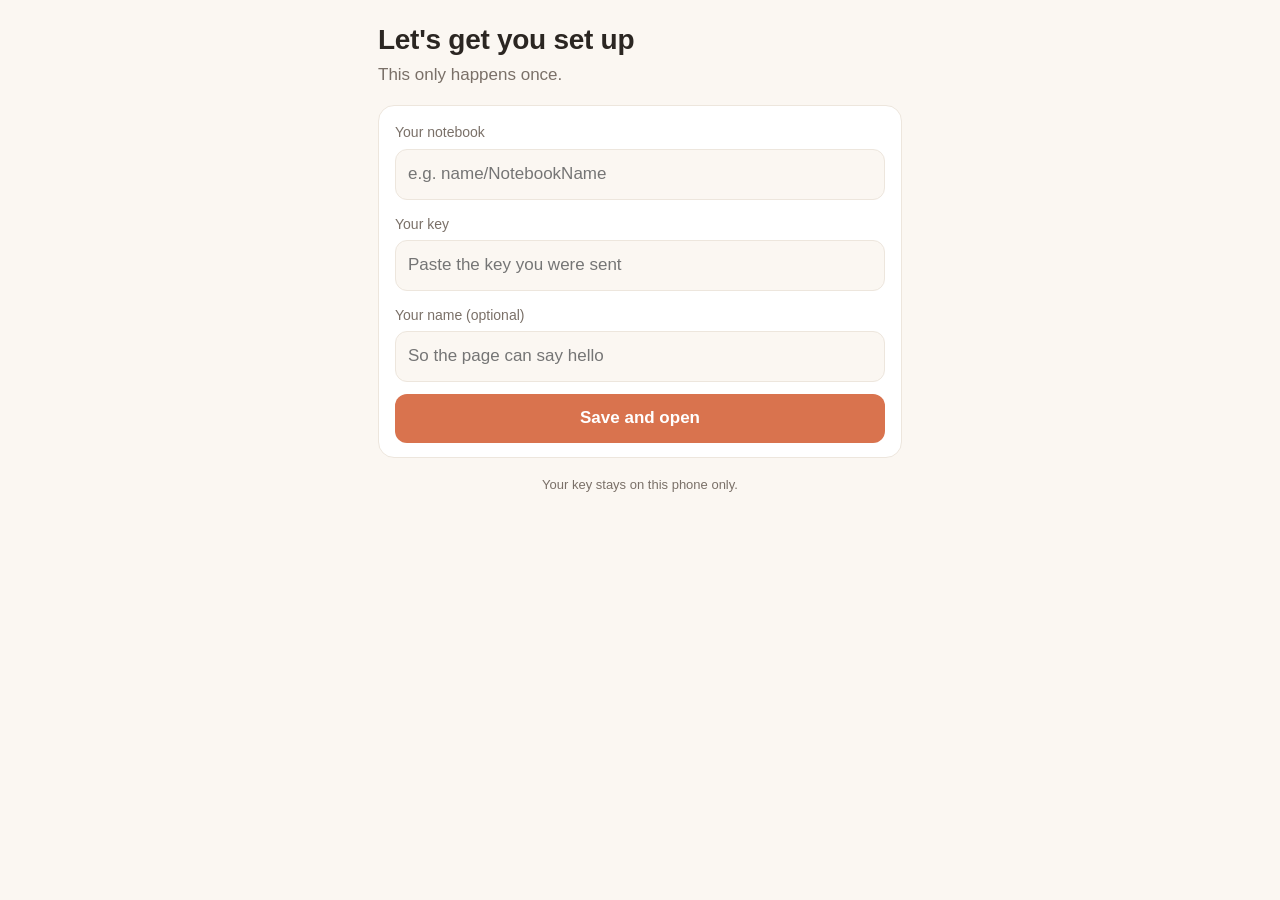
<file: index.html>
<!DOCTYPE html>
<html lang="en">
<head>
<meta charset="utf-8">
<meta name="viewport" content="width=device-width, initial-scale=1, viewport-fit=cover">
<meta http-equiv="Content-Security-Policy" content="default-src 'none'; script-src 'self'; style-src 'self' 'unsafe-inline'; img-src 'self'; manifest-src 'self'; worker-src 'self'; connect-src 'self' https://api.github.com; base-uri 'none'; form-action 'none'">
<meta name="referrer" content="no-referrer">
<title>Today</title>
<link rel="manifest" href="manifest.webmanifest">
<link rel="apple-touch-icon" href="apple-touch-icon.png">
<meta name="apple-mobile-web-app-capable" content="yes">
<meta name="apple-mobile-web-app-title" content="Today">
<meta name="apple-mobile-web-app-status-bar-style" content="default">
<meta name="theme-color" content="#FBF7F2">
<style>
  :root {
    --bg: #FBF7F2; --card: #FFFFFF; --ink: #2B2622; --soft: #7A7068;
    --line: #EDE6DD; --accent: #D9734E; --accent-soft: #FBE9E1;
    --ok: #4F8A6E; --warn: #C2553A;
  }
  @media (prefers-color-scheme: dark) {
    :root { --bg:#1D1A18; --card:#272320; --ink:#F2ECE6; --soft:#A79C92;
      --line:#38322D; --accent:#E8906E; --accent-soft:#3A2A23; --ok:#7DB89A; --warn:#EE8A70; }
  }
  * { box-sizing: border-box; }
  html, body { margin:0; background:var(--bg); color:var(--ink);
    font: 17px/1.45 -apple-system, BlinkMacSystemFont, "Segoe UI", Roboto, sans-serif; }
  main { max-width: 560px; margin: 0 auto;
    padding: calc(env(safe-area-inset-top) + 20px) 18px calc(env(safe-area-inset-bottom) + 40px); }
  header { margin-bottom: 18px; }
  .hello { font-size: 28px; font-weight: 700; margin: 0; letter-spacing: -0.01em; }
  .date { color: var(--soft); margin: 2px 0 0; }
  section { background: var(--card); border: 1px solid var(--line); border-radius: 16px;
    padding: 14px 16px; margin-bottom: 14px; }
  h2 { font-size: 13px; text-transform: uppercase; letter-spacing: .06em; color: var(--soft);
    margin: 0 0 8px; font-weight: 600; }
  ul { list-style: none; margin: 0; padding: 0; }
  li { padding: 9px 0; border-top: 1px solid var(--line); display: flex; gap: 10px; align-items: baseline; }
  li:first-child { border-top: 0; }
  .when { flex: 0 0 auto; min-width: 64px; font-size: 14px; color: var(--soft); font-variant-numeric: tabular-nums; }
  .when.late { color: var(--warn); font-weight: 600; }
  .when.now { color: var(--accent); font-weight: 600; }
  .what { flex: 1; }
  .sub { display:block; font-size: 14px; color: var(--soft); }
  .empty { color: var(--soft); font-style: italic; padding: 4px 0; }
  .hero { background: var(--accent-soft); border-color: transparent; }
  .foot { text-align: center; color: var(--soft); font-size: 13px; margin-top: 18px; }
  button, .btn { font: inherit; border: 0; border-radius: 12px; padding: 12px 16px; cursor: pointer;
    background: var(--accent); color: #fff; font-weight: 600; width: 100%; }
  .link { background: none; color: var(--soft); width: auto; padding: 6px; font-weight: 400;
    text-decoration: underline; font-size: 13px; }
  input { font: inherit; width: 100%; padding: 12px; border-radius: 12px; border: 1px solid var(--line);
    background: var(--bg); color: var(--ink); margin: 4px 0 12px; }
  label { font-size: 14px; color: var(--soft); }
  .msg { padding: 12px 14px; border-radius: 12px; background: var(--accent-soft); margin-bottom: 14px; }
  [hidden] { display: none !important; }
</style>
</head>
<body>
<noscript><p style="padding:20px">Please turn on JavaScript to use Today.</p></noscript>
<main>
  <!-- Setup screen -->
  <div id="setup" hidden>
    <header>
      <p class="hello">Let's get you set up</p>
      <p class="date">This only happens once.</p>
    </header>
    <div id="setupMsg" class="msg" hidden></div>
    <section>
      <label for="repo">Your notebook</label>
      <input id="repo" placeholder="e.g. name/NotebookName" autocapitalize="off" autocorrect="off" spellcheck="false">
      <label for="key">Your key</label>
      <input id="key" type="password" placeholder="Paste the key you were sent" autocapitalize="off" autocorrect="off" spellcheck="false">
      <label for="name">Your name (optional)</label>
      <input id="name" placeholder="So the page can say hello" autocomplete="given-name">
      <button id="save">Save and open</button>
    </section>
    <p class="foot">Your key stays on this phone only.</p>
  </div>

  <!-- Dashboard -->
  <div id="dash" hidden>
    <header>
      <p class="hello" id="hello">Good morning</p>
      <p class="date" id="date"></p>
    </header>
    <div id="dashMsg" class="msg" hidden></div>

    <section class="hero">
      <h2>Today</h2>
      <ul id="today"></ul>
    </section>
    <section>
      <h2>Waiting on</h2>
      <ul id="waiting"></ul>
    </section>
    <section>
      <h2>Coming up</h2>
      <ul id="coming"></ul>
    </section>
    <section id="notesWrap">
      <h2>Notes</h2>
      <ul id="notes"></ul>
    </section>

    <p class="foot">
      <span id="updated"></span><br>
      <button class="link" id="refresh">Refresh</button>
      <button class="link" id="reset">Reconnect</button>
    </p>
  </div>
</main>

<script src="now-parser.js"></script>
<script src="app.js"></script>
</body>
</html>
</file>
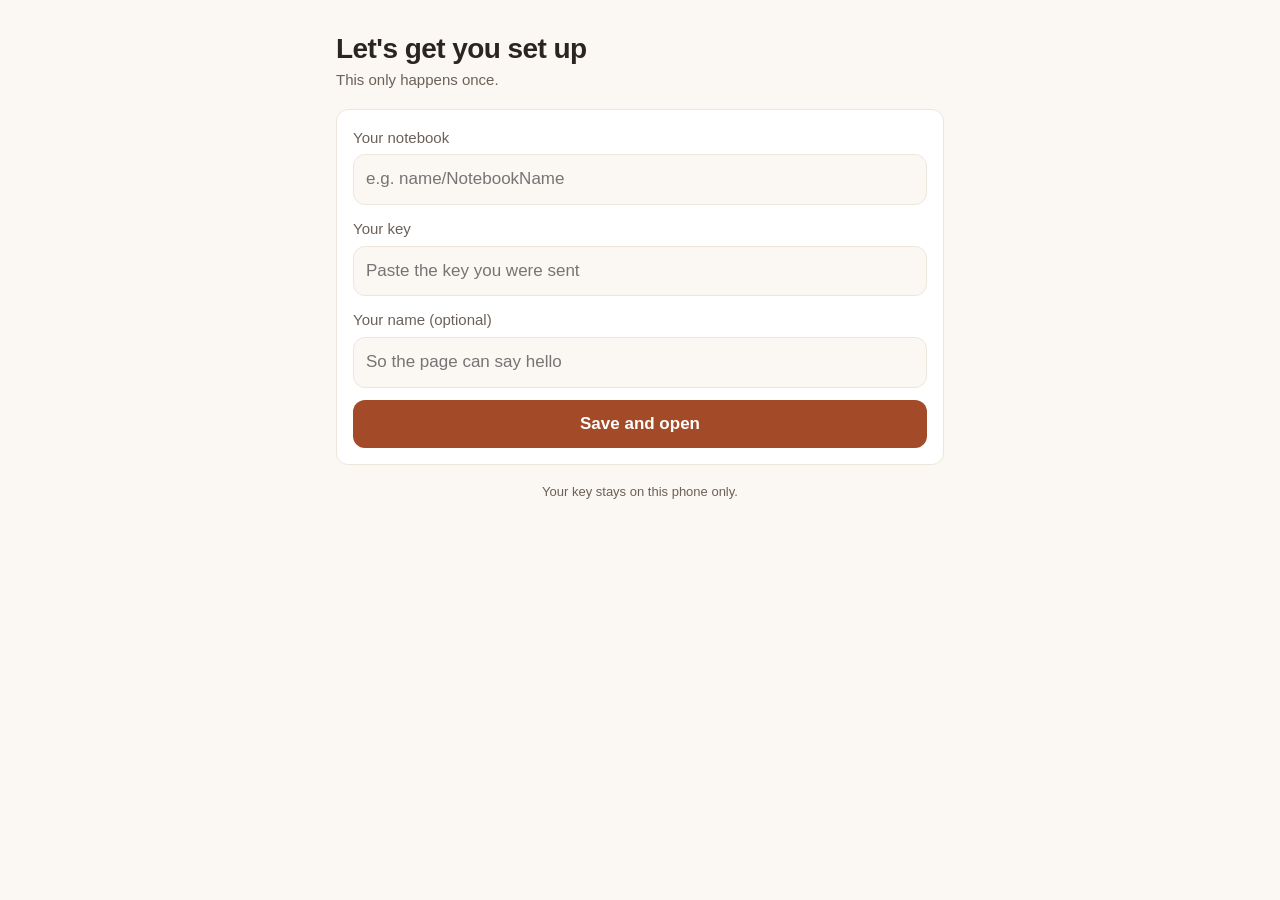
<file: public/index.html>
<!DOCTYPE html>
<html lang="en">
<head>
<meta charset="utf-8">
<meta name="viewport" content="width=device-width, initial-scale=1, viewport-fit=cover">
<meta http-equiv="Content-Security-Policy" content="default-src 'none'; script-src 'self'; style-src 'self' 'unsafe-inline'; img-src 'self'; manifest-src 'self'; worker-src 'self'; connect-src 'self' https://api.github.com; base-uri 'none'; form-action 'none'">
<meta name="referrer" content="no-referrer">
<title>Today</title>
<link rel="manifest" href="manifest.webmanifest">
<link rel="stylesheet" href="build.css">
<link rel="apple-touch-icon" href="apple-touch-icon.png">
<meta name="apple-mobile-web-app-capable" content="yes">
<meta name="apple-mobile-web-app-title" content="Today">
<meta name="apple-mobile-web-app-status-bar-style" content="default">
<meta name="theme-color" content="#FBF7F2" media="(prefers-color-scheme: light)">
<meta name="theme-color" content="#1D1A18" media="(prefers-color-scheme: dark)">
<style>
  /* Design: agent-desk threads/today-app-design.md (G Dev & Design, 2026-11-13).
     Fills use the bright colours; text uses the -text versions (all at least 4.5:1, checked). */
  :root {
    --bg: #FBF7F2; --card: #FFFFFF; --ink: #2B2520; --soft: #6B6158;
    --line: #EDE6DD; --accent: #D9734E; --accent-soft: #FBE9E1; --accent-text: #A34A28; --on-accent: #FFFFFF;
    --ok: #4F8A6E; --ok-soft: #E3F0E8; --ok-text: #376B52;
    --warn: #C2553A; --warn-soft: #FBE4DD; --warn-text: #A9432B;
    --amber-soft: #FBEFD9; --amber-text: #8A5A0E;
    --bar-bg: rgba(251, 247, 242, .86); --tab-pill: rgba(217, 115, 78, .14); --shadow: 0 -1px 0 var(--line);
    --tabbar-h: 56px;
  }
  @media (prefers-color-scheme: dark) {
    :root { --bg:#1D1A18; --card:#272320; --ink:#F2ECE6; --soft:#B3A89E;
      --line:#38322D; --accent:#E8906E; --accent-soft:#3A2A23; --accent-text:#F0A285; --on-accent:#1D1A18;
      --ok:#7DB89A; --ok-soft:#22332A; --ok-text:#8CC7A8;
      --warn:#EE8A70; --warn-soft:#3D2620; --warn-text:#F49A82;
      --amber-soft:#3A2F1C; --amber-text:#E8B866;
      --bar-bg: rgba(29, 26, 24, .86); --tab-pill: rgba(232, 144, 110, .18); }
  }
  * { box-sizing: border-box; }
  html { -webkit-text-size-adjust: 100%; }
  html, body { margin: 0; background: var(--bg); color: var(--ink);
    font: 17px/1.45 -apple-system, BlinkMacSystemFont, "Segoe UI", Roboto, sans-serif; }
  body { -webkit-tap-highlight-color: transparent; }
  .num, .tnum, .when, .pill, .meta { font-variant-numeric: tabular-nums; }
  [hidden] { display: none !important; }

  /* ---- Slim sticky bar (iOS large-title pattern) ---- */
  .appbar { position: sticky; top: 0; z-index: 20; background: var(--bar-bg);
    -webkit-backdrop-filter: saturate(1.6) blur(16px); backdrop-filter: saturate(1.6) blur(16px);
    padding-top: env(safe-area-inset-top); border-bottom: 1px solid transparent; transition: border-color .15s; }
  .appbar.scrolled { border-bottom-color: var(--line); }
  .appbar .bar { height: 44px; display: flex; align-items: center; justify-content: center; }
  .appbar .bar-title { font-size: 17px; font-weight: 600; transition: opacity .15s; }
  body[data-tab="today"] .appbar:not(.titled) .bar-title { opacity: 0; }

  main { max-width: 640px; margin: 0 auto; padding: 0 16px calc(var(--tabbar-h) + env(safe-area-inset-bottom) + 28px); }
  #setup { padding-top: calc(env(safe-area-inset-top) + 28px); padding-bottom: 40px; }

  /* ---- Type scale ---- */
  .hello { font-size: 28px; font-weight: 700; margin: 4px 0 0; letter-spacing: -0.02em; line-height: 1.18; }
  .date { color: var(--soft); margin: 4px 0 0; font-size: 15px; }
  .summary { margin: 10px 0 0; font-size: 17px; }
  .screen-h { font-size: 20px; font-weight: 600; margin: 12px 0 4px; letter-spacing: -0.01em; }
  .group-h { font-size: 15px; font-weight: 600; color: var(--soft); margin: 24px 0 4px; }
  .meta { font-size: 13px; color: var(--soft); }

  /* ---- Tiles (2x2) ---- */
  .tiles { display: grid; grid-template-columns: repeat(2, 1fr); gap: 8px; margin: 20px 0 4px; }
  @media (min-width: 520px) { .tiles { grid-template-columns: repeat(4, 1fr); } }
  .tile { display: block; min-height: 72px; background: var(--card); border: 1px solid var(--line); border-radius: 12px;
    padding: 12px 14px; color: inherit; text-decoration: none; font: inherit; text-align: left; width: 100%; cursor: pointer; }
  .tile .num { display: block; font-size: 28px; font-weight: 700; line-height: 1.1; }
  .tile .lbl { display: block; font-size: 13px; color: var(--soft); margin-top: 2px; }
  .tile.hot .num { color: var(--warn-text); }
  .tile:active { background: var(--accent-soft); }

  /* ---- Lists ---- */
  ul, ol { list-style: none; margin: 0; padding: 0; }
  .rows { background: var(--card); border: 1px solid var(--line); border-radius: 12px; padding: 0 16px; }
  .rows > li { padding: 12px 0; border-top: 1px solid var(--line); display: flex; gap: 12px; align-items: flex-start; min-height: 48px; }
  .rows > li:first-child { border-top: 0; }
  .main { flex: 1; min-width: 0; }
  .title { display: block; overflow-wrap: anywhere; }
  .sub { display: block; font-size: 15px; color: var(--soft); overflow-wrap: anywhere; }
  .sub.late { color: var(--warn-text); }
  .side { flex: 0 0 auto; display: flex; align-items: center; min-height: 24px; }
  .when { font-size: 15px; color: var(--soft); white-space: nowrap; }
  ol.top3 { counter-reset: top; }
  ol.top3 > li { counter-increment: top; }
  ol.top3 > li::before { content: counter(top); flex: 0 0 24px; height: 24px; border-radius: 12px; background: var(--accent-soft);
    color: var(--accent-text); font-size: 13px; font-weight: 700; display: inline-flex; align-items: center; justify-content: center; margin-top: 1px; }

  /* ---- Pills ---- */
  .pill { display: inline-block; font-size: 13px; font-weight: 600; line-height: 1; padding: 6px 10px;
    border-radius: 999px; white-space: nowrap; background: var(--line); color: var(--ink); }
  .pill.warn { background: var(--warn-soft); color: var(--warn-text); }
  .pill.amber { background: var(--amber-soft); color: var(--amber-text); }
  .pill.plain { background: none; color: var(--soft); padding-right: 0; font-weight: 500; }

  /* ---- Waiting cards ---- */
  .cards { display: grid; gap: 8px; margin-top: 12px; }
  .card { background: var(--card); border: 1px solid var(--line); border-radius: 12px; padding: 16px; }
  .card .top { display: flex; justify-content: space-between; align-items: flex-start; gap: 12px; }
  .card .who { font-weight: 600; overflow-wrap: anywhere; }
  .card .what { margin-top: 2px; overflow-wrap: anywhere; }
  .card .meta { margin-top: 6px; }

  /* ---- Notes ---- */
  .callout { border-left: 4px solid var(--accent); background: var(--accent-soft); border-radius: 12px;
    padding: 12px 16px; margin-top: 8px; overflow-wrap: anywhere; }

  .empty { color: var(--soft); text-align: center; padding: 40px 16px; font-size: 17px; }
  .pane-foot { text-align: center; margin-top: 28px; }
  .linkbtn { background: none; border: 0; color: var(--soft); font: inherit; font-size: 15px; text-decoration: underline;
    text-underline-offset: 3px; padding: 12px 16px; min-height: 48px; cursor: pointer; }

  .msg { padding: 12px 16px; border-radius: 12px; background: var(--accent-soft); margin: 12px 0 0; }

  /* ---- Bottom tab bar (Apple HIG / Material 3 navigation bar) ---- */
  .tabbar { position: fixed; left: 0; right: 0; bottom: 0; z-index: 30; background: var(--bar-bg);
    -webkit-backdrop-filter: saturate(1.6) blur(16px); backdrop-filter: saturate(1.6) blur(16px);
    box-shadow: var(--shadow); padding-bottom: env(safe-area-inset-bottom); }
  .tabbar .tabs { max-width: 640px; margin: 0 auto; height: var(--tabbar-h); display: grid; grid-template-columns: repeat(4, 1fr); }
  .tab { position: relative; display: flex; flex-direction: column; align-items: center; justify-content: center; gap: 2px;
    min-height: 48px; color: var(--soft); text-decoration: none; font-size: 12px; font-weight: 500; }
  .tab .ico { width: 56px; height: 30px; border-radius: 15px; display: flex; align-items: center; justify-content: center; transition: background .15s; }
  .tab svg { width: 24px; height: 24px; fill: none; stroke: currentColor; stroke-width: 1.8; stroke-linecap: round; stroke-linejoin: round; }
  .tab svg .fillable { fill: none; }
  .tab[aria-current="page"] { color: var(--accent-text); font-weight: 600; }
  .tab[aria-current="page"] .ico { background: var(--tab-pill); }
  .tab[aria-current="page"] svg .fillable { fill: currentColor; }
  .tab[aria-current="page"] svg .on-fill { stroke: var(--card); }
  .tab .dot { position: absolute; top: 6px; left: calc(50% + 10px); width: 8px; height: 8px; border-radius: 4px;
    background: var(--warn); box-shadow: 0 0 0 2px var(--bg); }

  /* ---- About sheet (Notion-style: secondary info behind a tap) ---- */
  .scrim { position: fixed; inset: 0; z-index: 40; background: rgba(0, 0, 0, .32); }
  .sheet { position: fixed; left: 0; right: 0; bottom: 0; z-index: 41; max-width: 640px; margin: 0 auto;
    background: var(--card); border-radius: 16px 16px 0 0; padding: 8px 16px calc(env(safe-area-inset-bottom) + 16px);
    box-shadow: 0 -8px 32px rgba(0, 0, 0, .18); max-height: 85vh; max-height: 85dvh; overflow: auto; overscroll-behavior: contain; }
  .sheet .grab { width: 36px; height: 5px; border-radius: 3px; background: var(--line); margin: 0 auto 8px; }
  .sheet h2 { font-size: 20px; font-weight: 600; margin: 8px 0 6px; }
  .sheet p { color: var(--soft); font-size: 15px; margin: 0 0 12px; }
  .sheet .links { display: grid; gap: 8px; margin: 12px 0; }
  .sheet .links a, .sheet .act { display: flex; align-items: center; min-height: 48px; padding: 0 16px; border-radius: 12px;
    background: var(--bg); border: 1px solid var(--line); color: var(--ink); text-decoration: none; font: inherit; width: 100%; cursor: pointer; text-align: left; }
  .sheet .actions { display: grid; gap: 8px; margin-top: 12px; }
  .sheet .done { margin-top: 12px; }

  /* ---- Setup ---- */
  #setup .hello { margin-bottom: 4px; }
  #setup section { background: var(--card); border: 1px solid var(--line); border-radius: 12px; padding: 16px; margin-top: 18px; }
  .btn { font: inherit; border: 0; border-radius: 12px; padding: 12px 16px; cursor: pointer; min-height: 48px;
    background: var(--accent-text); color: var(--on-accent); font-weight: 600; width: 100%; }
  input { font: inherit; width: 100%; padding: 12px; border-radius: 12px; border: 1px solid var(--line);
    background: var(--bg); color: var(--ink); margin: 4px 0 12px; min-height: 48px; }
  label { font-size: 15px; color: var(--soft); }
  .foot { text-align: center; color: var(--soft); font-size: 13px; margin-top: 18px; }

  /* ---- Motion ---- */
  .fade-in { animation: fade-in .3s ease-out both; }
  .fade-tab { animation: fade-in .15s ease-out both; }
  @keyframes fade-in { from { opacity: 0; } to { opacity: 1; } }
  @media (prefers-reduced-motion: reduce) { .fade-in, .fade-tab { animation: none; } .appbar, .bar-title { transition: none; } }

  /* Build animation's Skip button sits just above the tab bar */
  body .b-skip { bottom: calc(var(--tabbar-h) + env(safe-area-inset-bottom, 0px) + 12px); }
</style>
</head>
<body data-tab="today">
<noscript><p style="padding:20px">Please turn on JavaScript to use Today.</p></noscript>

<!-- Setup screen -->
<main id="setup" hidden>
  <p class="hello">Let's get you set up</p>
  <p class="date">This only happens once.</p>
  <div id="setupMsg" class="msg" hidden></div>
  <section>
    <label for="repo">Your notebook</label>
    <input id="repo" placeholder="e.g. name/NotebookName" autocapitalize="off" autocorrect="off" spellcheck="false">
    <label for="key">Your key</label>
    <input id="key" type="password" placeholder="Paste the key you were sent" autocapitalize="off" autocorrect="off" spellcheck="false">
    <label for="name">Your name (optional)</label>
    <input id="name" placeholder="So the page can say hello" autocomplete="given-name">
    <button class="btn" id="save">Save and open</button>
  </section>
  <p class="foot">Your key stays on this phone only.</p>
</main>

<!-- Dashboard -->
<div id="dash" hidden>
  <header class="appbar" id="appbar"><div class="bar"><span class="bar-title" id="barTitle" role="heading" aria-level="1">Today</span></div></header>
  <main>
    <div id="dashMsg" class="msg" hidden role="status"></div>
    <!-- Panes are filled by app.js. [data-b] marks pieces for build.js (Today pane only). -->
    <div id="pane-today" class="pane" role="region" aria-label="Today"></div>
    <div id="pane-coming" class="pane" role="region" aria-label="Coming up" hidden></div>
    <div id="pane-todos" class="pane" role="region" aria-label="To-dos" hidden></div>
    <div id="pane-waiting" class="pane" role="region" aria-label="Waiting to hear back" hidden></div>
  </main>

  <nav class="tabbar" aria-label="Sections">
    <div class="tabs">
      <a class="tab" href="#today" data-tab="today" aria-current="page">
        <span class="ico"><svg viewBox="0 0 24 24" aria-hidden="true"><circle class="fillable" cx="12" cy="12" r="4.2"/><path d="M12 2.5v2.2M12 19.3v2.2M2.5 12h2.2M19.3 12h2.2M5.3 5.3l1.6 1.6M17.1 17.1l1.6 1.6M5.3 18.7l1.6-1.6M17.1 6.9l1.6-1.6"/></svg></span>
        <span>Today</span><span class="dot" hidden></span>
      </a>
      <a class="tab" href="#coming" data-tab="coming">
        <span class="ico"><svg viewBox="0 0 24 24" aria-hidden="true"><rect class="fillable" x="3.5" y="5" width="17" height="15.5" rx="3"/><path class="on-fill" d="M3.5 10h17"/><path d="M8 3v4M16 3v4"/></svg></span>
        <span>Coming up</span><span class="dot" hidden></span>
      </a>
      <a class="tab" href="#todos" data-tab="todos">
        <span class="ico"><svg viewBox="0 0 24 24" aria-hidden="true"><rect class="fillable" x="3" y="3.5" width="5" height="5" rx="1.4"/><path class="on-fill" d="M4.3 6.1l1.1 1.1 1.8-2"/><rect x="3" y="10" width="5" height="5" rx="1.4"/><rect x="3" y="16.5" width="5" height="5" rx="1.4"/><path d="M11 6h10M11 12.5h10M11 19h10"/></svg></span>
        <span>To-dos</span><span class="dot" hidden></span>
      </a>
      <a class="tab" href="#waiting" data-tab="waiting">
        <span class="ico"><svg viewBox="0 0 24 24" aria-hidden="true"><path class="fillable" d="M5 4.5h14a2.5 2.5 0 0 1 2.5 2.5v8.5a2.5 2.5 0 0 1-2.5 2.5h-7l-4.5 3.5v-3.5H5a2.5 2.5 0 0 1-2.5-2.5V7A2.5 2.5 0 0 1 5 4.5z"/><path class="on-fill" d="M8 11.3h.01M12 11.3h.01M16 11.3h.01" stroke-width="2.6"/></svg></span>
        <span>Waiting</span><span class="dot" hidden></span>
      </a>
    </div>
  </nav>

  <div class="scrim" id="scrim" hidden></div>
  <div class="sheet" id="sheet" role="dialog" aria-modal="true" aria-labelledby="sheetTitle" hidden>
    <div class="grab" aria-hidden="true"></div>
    <h2 id="sheetTitle">About this page</h2>
    <p>Your assistants keep this page up to date as you tell them things. It checks for changes every time you open it.</p>
    <div class="links" id="sheetLinks"></div>
    <div class="actions">
      <button class="act" id="replay" hidden>Replay the build</button>
      <button class="act" id="refresh">Check for changes now</button>
      <button class="act" id="reset">Reconnect</button>
    </div>
    <button class="btn done" id="sheetDone">Done</button>
  </div>
</div>

<script src="now-parser.js"></script>
<script src="build.js"></script>
<script src="app.js"></script>
</body>
</html>
</file>
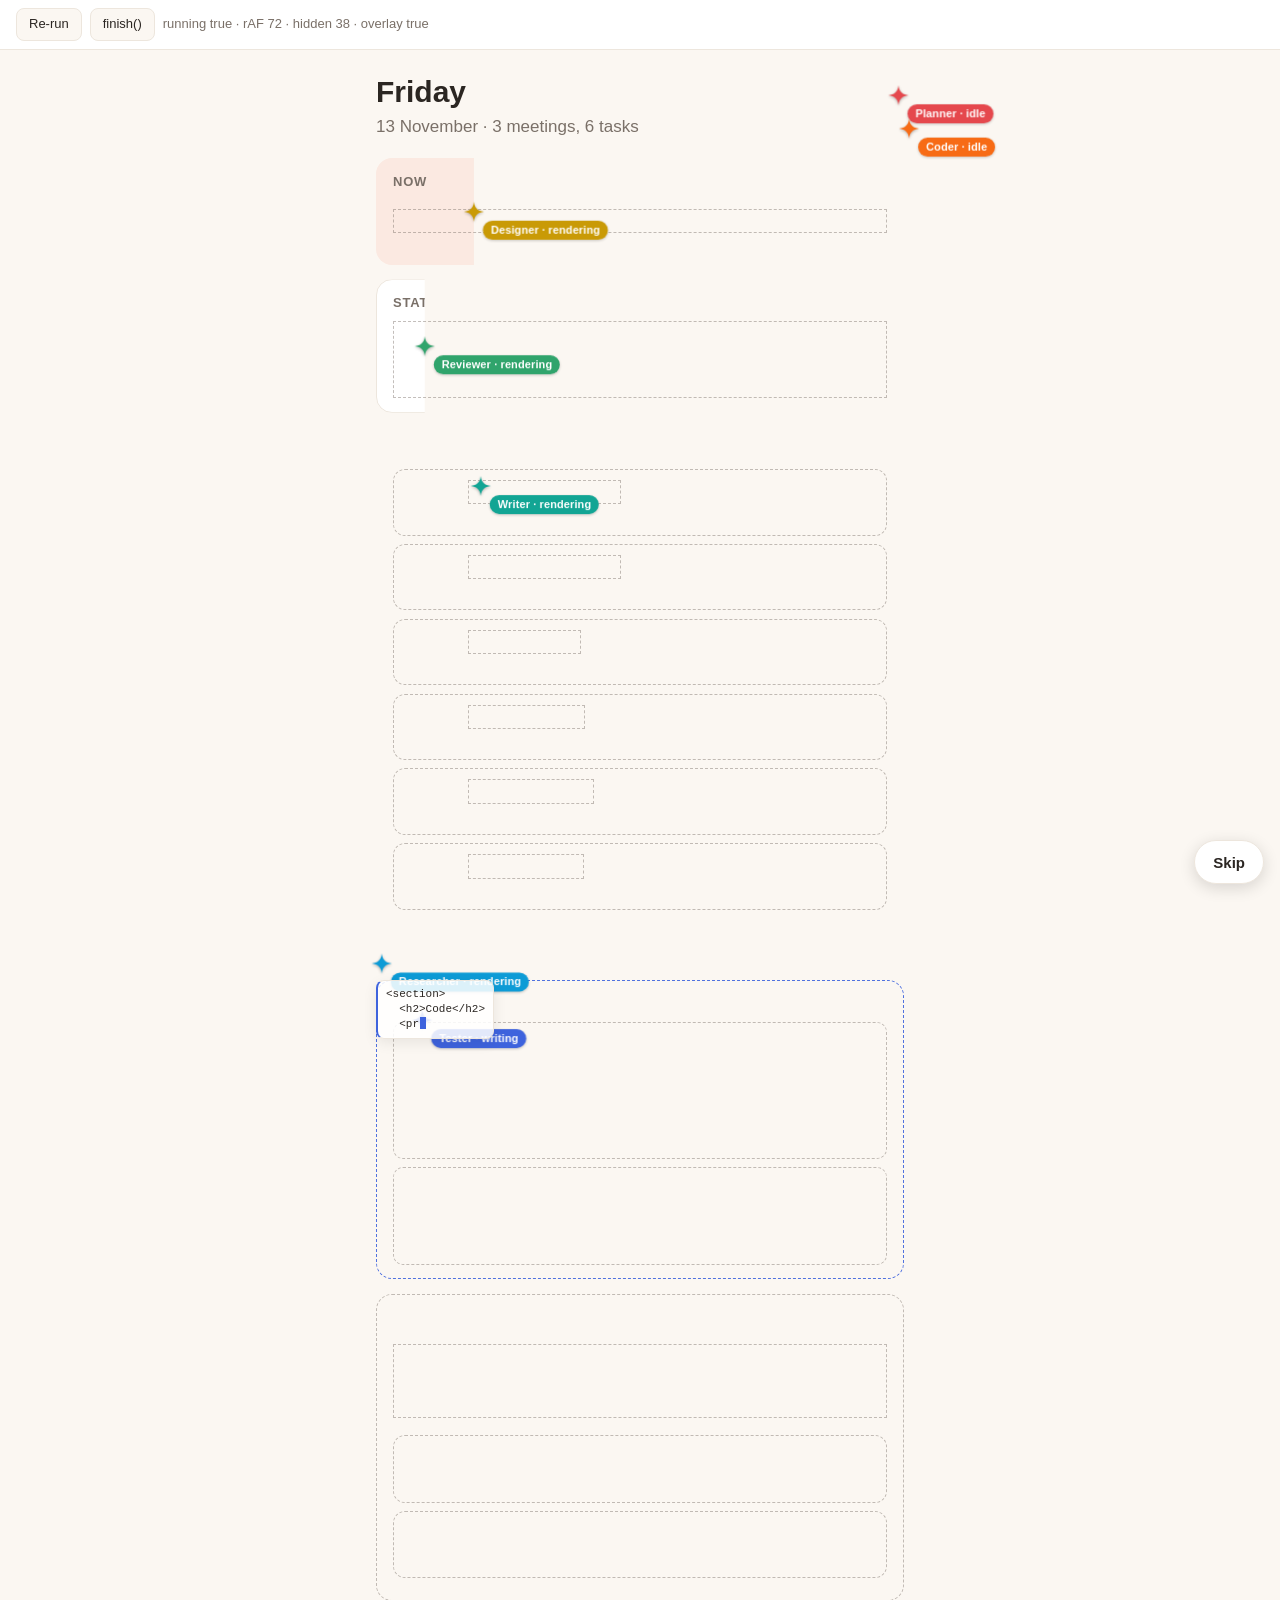
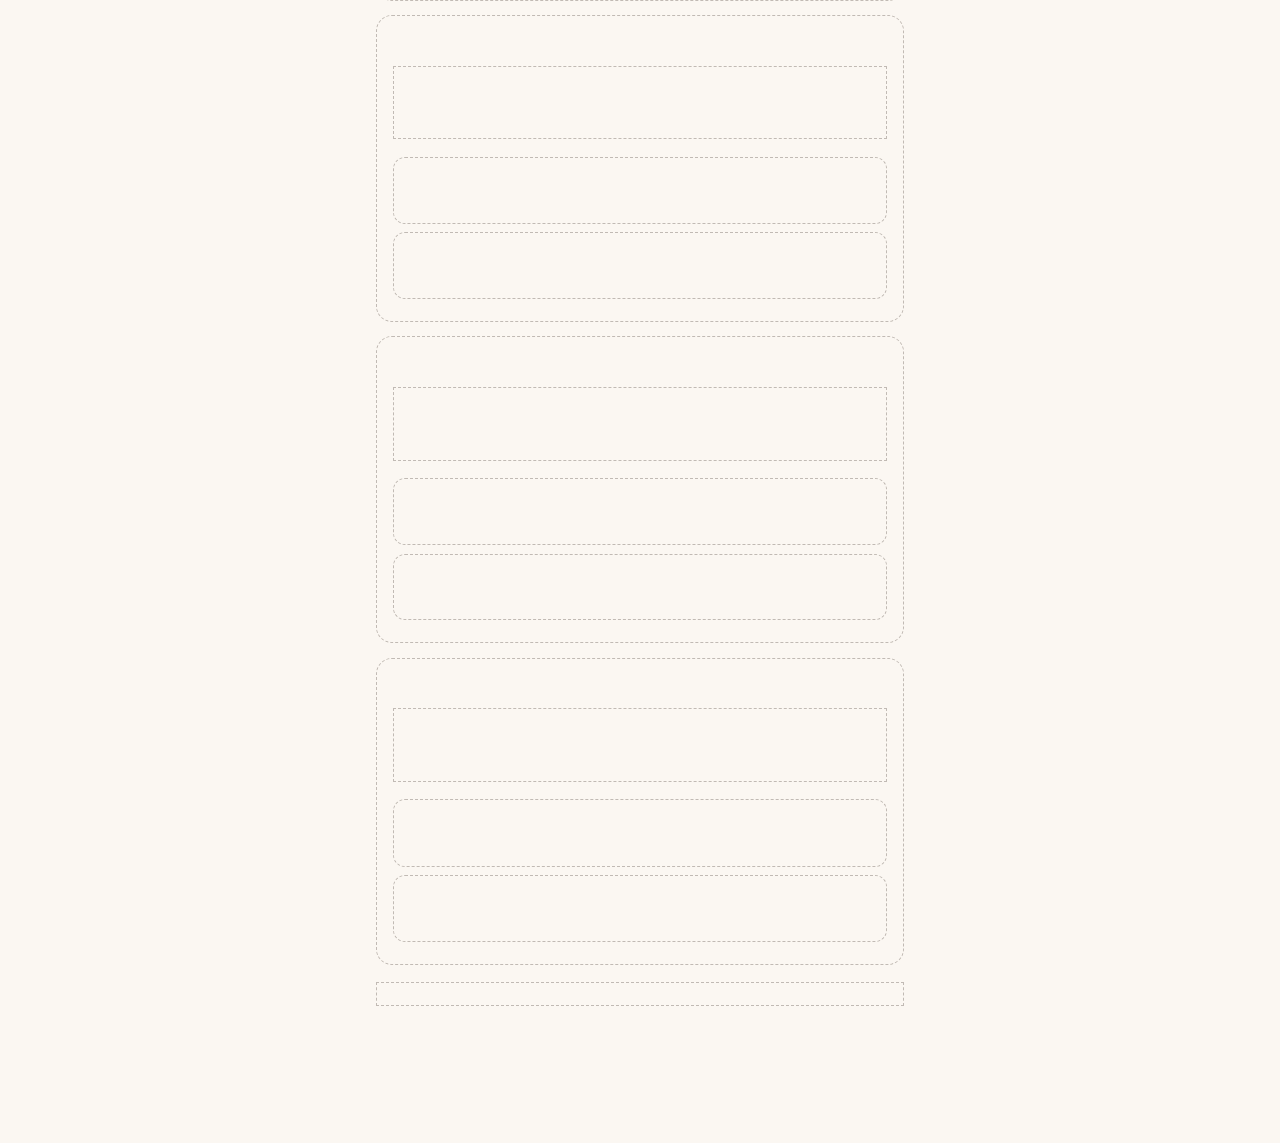
<file: dev/build-test.html>
<!DOCTYPE html>
<html lang="en">
<head>
<meta charset="utf-8">
<meta name="viewport" content="width=device-width, initial-scale=1, viewport-fit=cover">
<meta http-equiv="Content-Security-Policy" content="default-src 'none'; script-src 'self'; style-src 'self' 'unsafe-inline'; img-src 'self'; manifest-src 'self'; worker-src 'self'; connect-src 'self' https://api.github.com; base-uri 'none'; form-action 'none'">
<title>Build test</title>
<link rel="stylesheet" href="../public/build.css">
<style>
  :root { --bg:#FBF7F2; --card:#FFFFFF; --ink:#2B2622; --soft:#7A7068; --line:#EDE6DD;
    --accent:#D9734E; --accent-soft:#FBE9E1; --ok:#4F8A6E; --warn:#C2553A; }
  @media (prefers-color-scheme: dark) {
    :root { --bg:#1D1A18; --card:#272320; --ink:#F2ECE6; --soft:#A79C92; --line:#38322D;
      --accent:#E8906E; --accent-soft:#3A2A23; --ok:#7DB89A; --warn:#EE8A70; } }
  * { box-sizing:border-box; }
  html, body { margin:0; background:var(--bg); color:var(--ink);
    font:17px/1.45 -apple-system, BlinkMacSystemFont, "Segoe UI", Roboto, sans-serif; }
  .bar { position:sticky; top:0; z-index:5; display:flex; gap:8px; align-items:center; flex-wrap:wrap;
    padding:8px 16px; background:var(--card); border-bottom:1px solid var(--line); font-size:13px; }
  .bar button { font:inherit; padding:6px 12px; border-radius:8px; border:1px solid var(--line); background:var(--bg); color:var(--ink); }
  #stat { color:var(--soft); font-variant-numeric:tabular-nums; }
  main { max-width:560px; margin:0 auto; padding:20px 16px 120px; }
  h1 { font-size:30px; margin:0; }
  .date { color:var(--soft); margin:2px 0 18px; }
  section { background:var(--card); border:1px solid var(--line); border-radius:16px; padding:14px 16px; margin:0 0 14px; }
  h2 { font-size:13px; text-transform:uppercase; letter-spacing:.06em; color:var(--soft); margin:0 0 8px; }
  .hero { background:var(--accent-soft); border-color:transparent; }
  .stats { display:grid; grid-template-columns:repeat(4,1fr); gap:10px; }
  .tile { background:var(--bg); border-radius:12px; padding:10px; text-align:center; }
  .tile b { display:block; font-size:22px; } .tile span { font-size:12px; color:var(--soft); }
  .card { display:flex; gap:10px; align-items:baseline; padding:10px 12px; margin:8px 0; border:1px solid var(--line);
    border-radius:12px; background:var(--card); }
  .when { min-width:52px; color:var(--soft); font-size:14px; }
  .title { margin:0; } .sub { display:block; font-size:14px; color:var(--soft); }
  pre, .code { font:13px/1.5 ui-monospace, Menlo, Consolas, monospace; background:var(--bg); border-radius:10px;
    padding:10px 12px; margin:8px 0 0; overflow:auto; }
  .code div { white-space:pre; }
  .tools { display:flex; gap:8px; flex-wrap:wrap; }
  .tool { padding:6px 12px; border-radius:999px; background:var(--accent); color:#fff; font-size:14px; }
</style>
</head>
<body>
<div class="bar"><button type="button" id="rerun">Re-run</button><button type="button" id="fin">finish()</button><span id="stat">…</span></div>
<main id="dash">
  <h1 data-b="type">Friday</h1>
  <p class="date" data-b="type">13 November · 3 meetings, 6 tasks</p>
  <section class="hero" data-b="box">
    <h2>Now</h2>
    <p data-b="type">Deep work block until 11:30. Phone on do-not-disturb.</p>
  </section>
  <section data-b="box">
    <h2>Stats</h2>
    <div class="stats" data-b="measure">
      <div class="tile"><b>6</b><span>tasks</span></div>
      <div class="tile"><b>3</b><span>meetings</span></div>
      <div class="tile"><b>2h</b><span>focus</span></div>
      <div class="tile"><b>81%</b><span>done</span></div>
    </div>
  </section>
  <section data-b="box">
    <h2>Schedule</h2>
      <div class="card" data-b="card"><span class="when">9:00</span><div><p class="title" data-b="type">Standup with design</p><span class="sub">Room 4 · 15 min</span></div></div>
      <div class="card" data-b="card"><span class="when">10:00</span><div><p class="title" data-b="type">Ship build animation</p><span class="sub">Due today</span></div></div>
      <div class="card" data-b="card"><span class="when">11:00</span><div><p class="title" data-b="type">Call the dentist</p><span class="sub">Before 5pm</span></div></div>
      <div class="card" data-b="card"><span class="when">12:00</span><div><p class="title" data-b="type">Review PR #42</p><span class="sub">Waiting on CI</span></div></div>
      <div class="card" data-b="card"><span class="when">13:00</span><div><p class="title" data-b="type">Groceries</p><span class="sub">Oat milk, eggs, basil</span></div></div>
      <div class="card" data-b="card"><span class="when">14:00</span><div><p class="title" data-b="type">Read chapter 7</p><span class="sub">30 min</span></div></div>
  </section>
  <div class="tools" data-b="measure">
    <span class="tool">Mail</span><span class="tool">Calendar</span><span class="tool">GitHub</span><span class="tool">Notes</span><span class="tool">Wiki</span>
  </div>
  <section data-b="box">
    <h2>Code</h2>
    <pre data-b="code">const today = new Date();
function greet(name) {
  return `Morning, ${name}`;
}
console.log(greet("you"));
// end of block</pre>
    <div class="code" data-b="code"><div>import { build } from './build.js';</div><div>build.start(dash, { speed: 1 });</div><div>// every piece wipes in</div><div>build.finish();</div></div>
  </section>
  <section data-b="box">
    <h2>Notes 1</h2>
    <p data-b="type">Paragraph 1: a slightly longer piece of text so the typed source has to be truncated to fit the 1.4 second typing window, which is about ninety characters.</p>
    <div class="card" data-b="card"><div><p class="title">Card 1a</p><span class="sub">With a <a href="#x">link</a> and <button type="button">button</button></span></div></div>
    <div class="card" data-b="card"><div><p class="title">Card 1b</p><span class="sub">Drag me (long-press on touch)</span></div></div>
  </section>
  <section data-b="box">
    <h2>Notes 2</h2>
    <p data-b="type">Paragraph 2: a slightly longer piece of text so the typed source has to be truncated to fit the 1.4 second typing window, which is about ninety characters.</p>
    <div class="card" data-b="card"><div><p class="title">Card 2a</p><span class="sub">With a <a href="#x">link</a> and <button type="button">button</button></span></div></div>
    <div class="card" data-b="card"><div><p class="title">Card 2b</p><span class="sub">Drag me (long-press on touch)</span></div></div>
  </section>
  <section data-b="box">
    <h2>Notes 3</h2>
    <p data-b="type">Paragraph 3: a slightly longer piece of text so the typed source has to be truncated to fit the 1.4 second typing window, which is about ninety characters.</p>
    <div class="card" data-b="card"><div><p class="title">Card 3a</p><span class="sub">With a <a href="#x">link</a> and <button type="button">button</button></span></div></div>
    <div class="card" data-b="card"><div><p class="title">Card 3b</p><span class="sub">Drag me (long-press on touch)</span></div></div>
  </section>
  <section data-b="box">
    <h2>Notes 4</h2>
    <p data-b="type">Paragraph 4: a slightly longer piece of text so the typed source has to be truncated to fit the 1.4 second typing window, which is about ninety characters.</p>
    <div class="card" data-b="card"><div><p class="title">Card 4a</p><span class="sub">With a <a href="#x">link</a> and <button type="button">button</button></span></div></div>
    <div class="card" data-b="card"><div><p class="title">Card 4b</p><span class="sub">Drag me (long-press on touch)</span></div></div>
  </section>
  <p data-b="type">Footer: that is everything for today.</p>
</main>
<script src="../public/build.js"></script>
<script src="build-test.js"></script>
</body>
</html>
</file>
<file: public/build.css>
/* build.css - multi-cursor build animation (see build.js). Everything is prefixed b-. */
:root {
  --b-a1: #E5484D;  /* Planner    red     */
  --b-a2: #F76B15;  /* Coder      orange  */
  --b-a3: #C99A06;  /* Designer   gold    */
  --b-a4: #30A46C;  /* Reviewer   green   */
  --b-a5: #12A594;  /* Writer     teal    */
  --b-a6: #0D9BD6;  /* Researcher cyan    */
  --b-a7: #3E63DD;  /* Tester     blue    */
  --b-a8: #8E4EC6;  /* Stylist    purple  */
  --b-a9: #D6409F;  /* Linter     pink    */
  --b-a10: #6BA30F; /* Editor     lime    */
  --b-a11: #6E56CF; /* Builder    violet  */
  --b-a12: #B45309; /* Scout      rust    */
  --b-mono: ui-monospace, SFMono-Regular, Menlo, Consolas, "Liberation Mono", monospace;
  --b-ui: -apple-system, BlinkMacSystemFont, "Segoe UI", Roboto, sans-serif;
}

/* Real pieces waiting to be built: invisible but keep their box and stay in the a11y tree. */
.b-wait { opacity: 0 !important; }
.b-dragging { cursor: grabbing; filter: drop-shadow(0 12px 20px rgba(0, 0, 0, .18)); }
.b-drag-on, .b-drag-on * { -webkit-user-select: none !important; user-select: none !important; }

/* Overlay: document-positioned, clipped, never interactive. */
.b-overlay {
  position: absolute; top: 0; left: 0; width: 0; height: 0;
  overflow: hidden; pointer-events: none; z-index: 2147483000;
  transition: opacity .45s ease;
}
.b-overlay * { pointer-events: none; }
.b-overlay.b-out { opacity: 0; }
.b-fixed { position: fixed; top: 0; left: 0; width: 0; height: 0; pointer-events: none; z-index: 2147483001; }

.b-ghost {
  position: absolute; box-sizing: border-box;
  border: 1.5px dashed var(--soft, #9a8f86); border-radius: 10px;
  opacity: .45; transition: opacity .3s ease, border-color .2s ease;
}
.b-ghost.b-on { border-color: var(--b-c); opacity: .9; }
.b-ghost.b-gone { opacity: 0; }

.b-agent { position: absolute; top: 0; left: 0; will-change: transform; }
.b-spark {
  position: absolute; left: -10px; top: -10px; width: 20px; height: 20px;
  fill: var(--b-c); filter: drop-shadow(0 1px 1.5px rgba(0, 0, 0, .3));
  transform-origin: 50% 50%;
  animation: b-spin 1.1s linear infinite; animation-play-state: paused;
}
.b-busy .b-spark { animation-play-state: running; }
.b-label {
  position: absolute; left: 9px; top: 9px; white-space: nowrap;
  background: var(--b-c, var(--accent, #D9734E)); color: #fff;
  font: 600 11px/1 var(--b-ui); letter-spacing: .01em;
  padding: 4px 8px; border-radius: 999px;
  box-shadow: 0 1px 3px rgba(0, 0, 0, .2);
}

.b-flip .b-label { left: auto; right: 9px; }

.b-code {
  position: absolute; margin: 0; box-sizing: border-box;
  padding: 6px 8px; font: 11px/15px var(--b-mono); color: var(--ink, #2B2622);
  background: var(--card, #fff);
  background: color-mix(in srgb, var(--card, #fff) 86%, transparent);
  border: 1px solid var(--line, #EDE6DD); border-left: 2px solid var(--b-c);
  border-radius: 8px; white-space: pre; overflow: hidden;
  box-shadow: 0 4px 14px rgba(0, 0, 0, .08);
  transition: opacity .25s ease;
}
.b-code::after {
  content: ""; display: inline-block; width: 6px; height: 12px; margin-left: 1px;
  vertical-align: -2px; background: var(--b-c); animation: b-blink .9s steps(1) infinite;
}
.b-code.b-gone { opacity: 0; }

.b-sel {
  position: absolute; box-sizing: border-box; border: 1.5px solid var(--b-c); border-radius: 4px;
  opacity: 0; animation: b-flash .9s ease-out forwards;
}
.b-size {
  position: absolute; left: -1.5px; top: -19px; white-space: nowrap;
  background: var(--b-c); color: #fff; font: 600 10px/1 var(--b-mono);
  padding: 3px 5px; border-radius: 4px;
}
.b-ruler {
  position: absolute; box-sizing: border-box; border-top: 1px solid var(--b-c); opacity: .85;
  background: repeating-linear-gradient(90deg, var(--b-c) 0 1px, transparent 1px 10px);
  transition: opacity .3s ease;
}
.b-guide { position: absolute; width: 0; border-left: 1px dashed var(--b-c); transition: opacity .3s ease; }
.b-gap {
  position: absolute; transform: translate(-50%, -50%);
  font: 600 10px/1 var(--b-mono); color: var(--b-c);
  background: var(--bg, #FBF7F2); padding: 2px 3px; border-radius: 3px;
  transition: opacity .3s ease;
}
.b-ruler.b-gone, .b-guide.b-gone, .b-gap.b-gone { opacity: 0; }

.b-you { position: absolute; top: 0; left: 0; opacity: 0; transition: opacity .2s ease; }
.b-you.b-on { opacity: 1; }
.b-you .b-label { left: 14px; top: 16px; background: var(--accent, #D9734E); }

.b-skip {
  position: fixed; pointer-events: auto; cursor: pointer;
  right: calc(16px + env(safe-area-inset-right, 0px));
  bottom: calc(16px + env(safe-area-inset-bottom, 0px));
  width: auto; min-width: 64px; min-height: 44px; padding: 0 18px;
  font: 600 15px/1 var(--b-ui); color: var(--ink, #2B2622);
  background: var(--card, #fff); border: 1px solid var(--line, #EDE6DD); border-radius: 999px;
  box-shadow: 0 4px 16px rgba(0, 0, 0, .14);
}
.b-skip:focus-visible { outline: 2px solid var(--accent, #D9734E); outline-offset: 2px; }

@keyframes b-spin { to { transform: rotate(360deg); } }
@keyframes b-blink { 50% { opacity: 0; } }
@keyframes b-flash { 0% { opacity: 0; } 15% { opacity: 1; } 70% { opacity: 1; } 100% { opacity: 0; } }

/* Safety net: with reduced motion nothing is ever hidden or overlaid. */
@media (prefers-reduced-motion: reduce) {
  .b-wait { opacity: 1 !important; }
  .b-overlay, .b-fixed { display: none !important; }
}

/* No iOS callout menu on the long-press that starts drag-to-fix */
[data-b="card"] { -webkit-touch-callout: none; }
</file>
